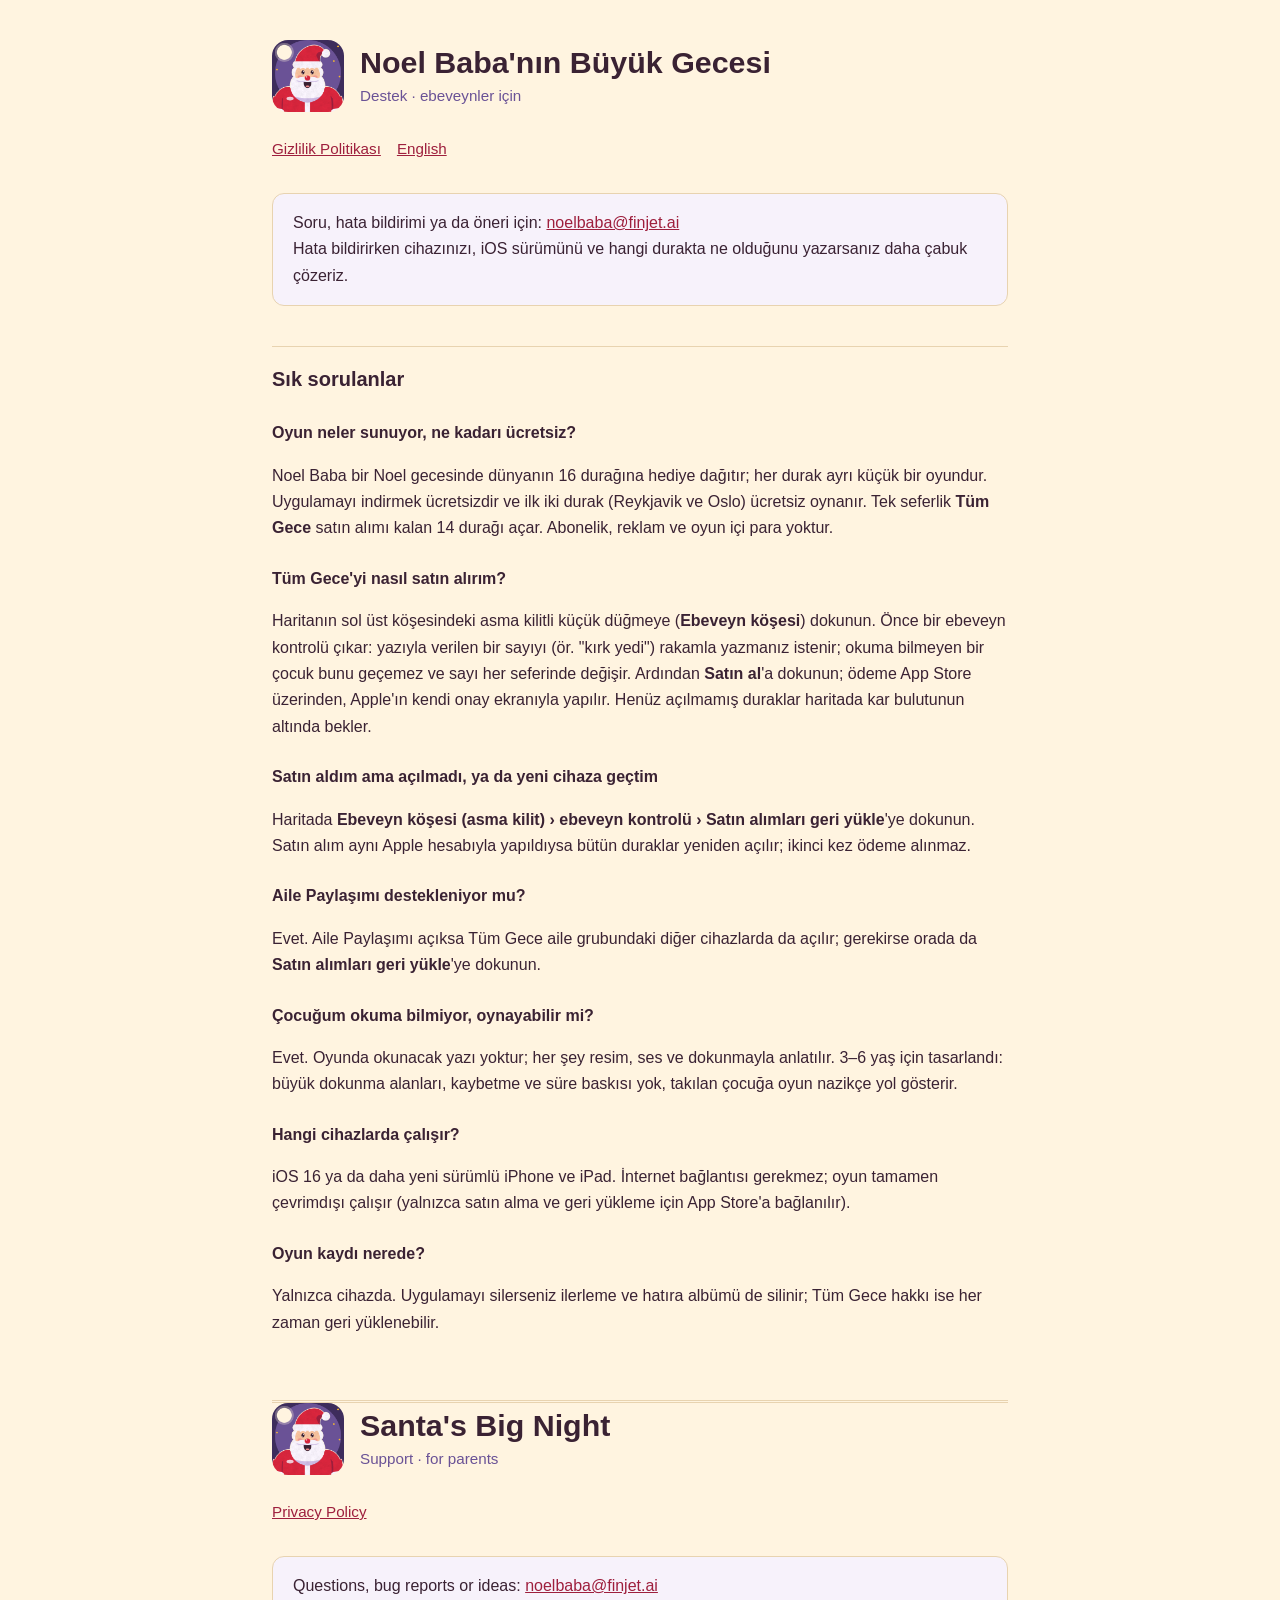
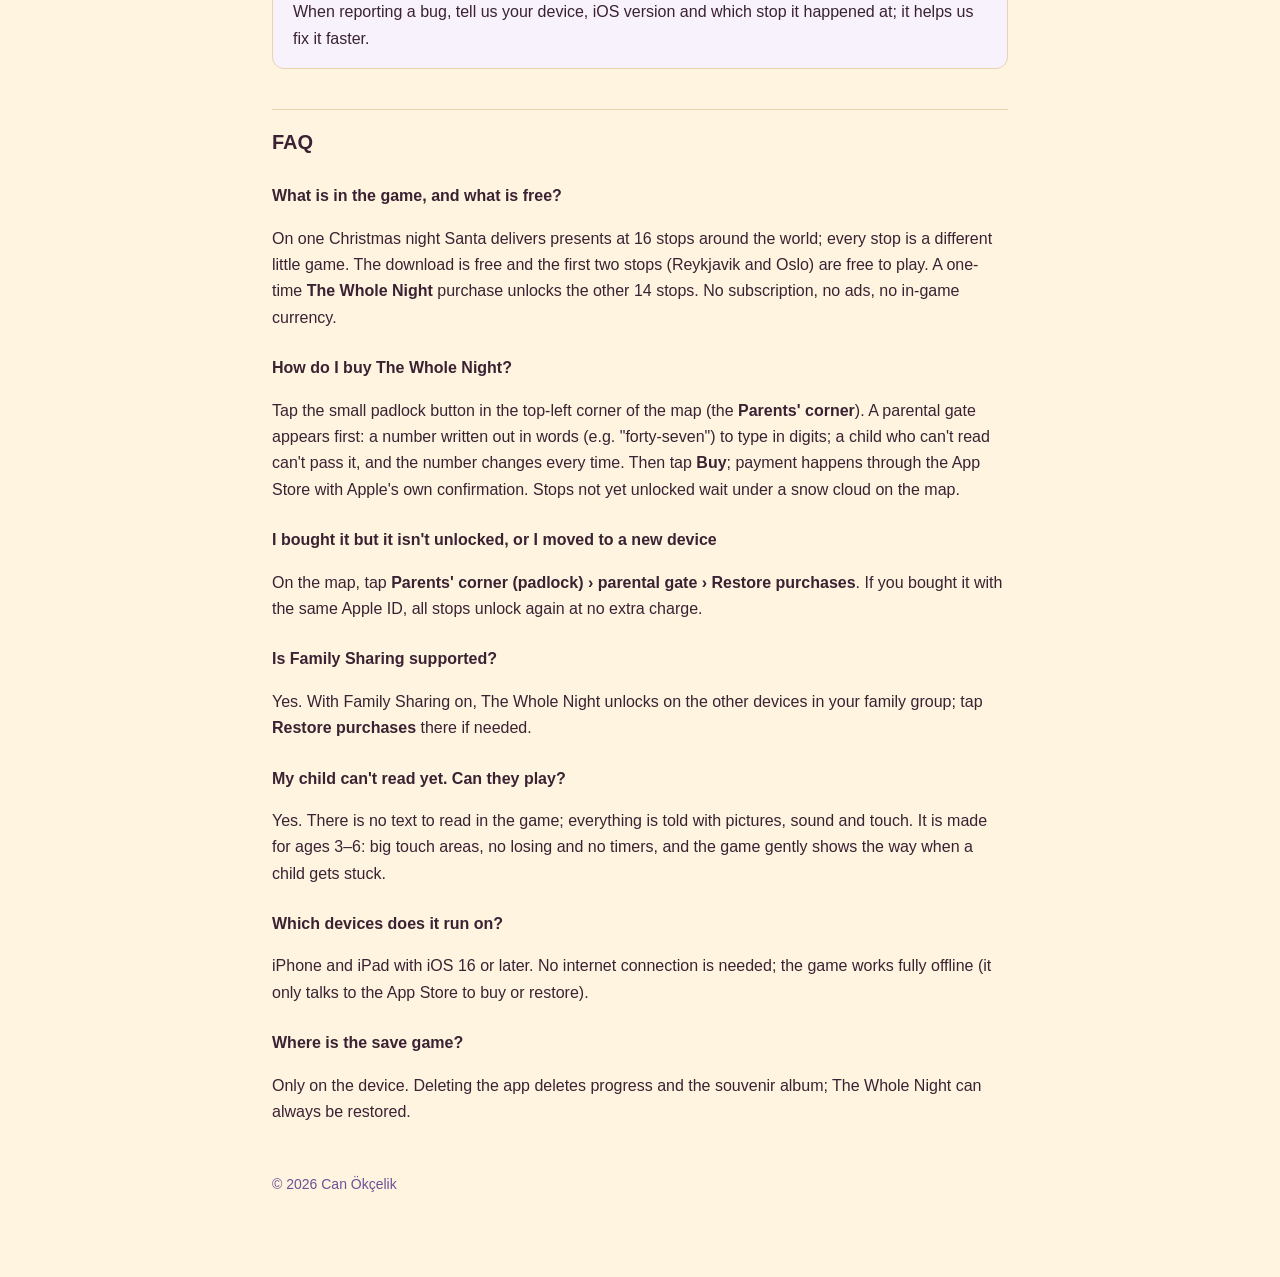
<file: index.html>
<!DOCTYPE html>
<html lang="tr">
<head>
<meta charset="utf-8">
<meta name="viewport" content="width=device-width, initial-scale=1">
<title>Noel Baba'nın Büyük Gecesi — Destek / Support</title>
<link rel="stylesheet" href="style.css">
</head>
<body>
<main>

<header><img src="icon.png" alt=""><div><h1>Noel Baba'nın Büyük Gecesi</h1><p class="sub">Destek · ebeveynler için</p></div></header>
<nav><a href="privacy/">Gizlilik Politikası</a><a href="#en">English</a></nav>

<div class="card">
  <p>Soru, hata bildirimi ya da öneri için: <a href="mailto:noelbaba@finjet.ai">noelbaba@finjet.ai</a><br>
  Hata bildirirken cihazınızı, iOS sürümünü ve hangi durakta ne olduğunu yazarsanız daha çabuk çözeriz.</p>
</div>

<h2>Sık sorulanlar</h2>

<h3>Oyun neler sunuyor, ne kadarı ücretsiz?</h3>
<p>Noel Baba bir Noel gecesinde dünyanın 16 durağına hediye dağıtır; her durak ayrı küçük bir oyundur. Uygulamayı indirmek ücretsizdir
ve ilk iki durak (Reykjavik ve Oslo) ücretsiz oynanır. Tek seferlik <strong>Tüm Gece</strong> satın alımı kalan 14 durağı açar.
Abonelik, reklam ve oyun içi para yoktur.</p>

<h3>Tüm Gece'yi nasıl satın alırım?</h3>
<p>Haritanın sol üst köşesindeki asma kilitli küçük düğmeye (<strong>Ebeveyn köşesi</strong>) dokunun. Önce bir ebeveyn kontrolü
çıkar: yazıyla verilen bir sayıyı (ör. "kırk yedi") rakamla yazmanız istenir; okuma bilmeyen bir çocuk bunu geçemez ve sayı her seferinde değişir.
Ardından <strong>Satın al</strong>'a dokunun; ödeme App Store üzerinden, Apple'ın kendi onay ekranıyla yapılır.
Henüz açılmamış duraklar haritada kar bulutunun altında bekler.</p>

<h3>Satın aldım ama açılmadı, ya da yeni cihaza geçtim</h3>
<p>Haritada <strong>Ebeveyn köşesi (asma kilit) › ebeveyn kontrolü › Satın alımları geri yükle</strong>'ye dokunun. Satın alım aynı Apple hesabıyla
yapıldıysa bütün duraklar yeniden açılır; ikinci kez ödeme alınmaz.</p>

<h3>Aile Paylaşımı destekleniyor mu?</h3>
<p>Evet. Aile Paylaşımı açıksa Tüm Gece aile grubundaki diğer cihazlarda da açılır; gerekirse orada da <strong>Satın alımları geri yükle</strong>'ye dokunun.</p>

<h3>Çocuğum okuma bilmiyor, oynayabilir mi?</h3>
<p>Evet. Oyunda okunacak yazı yoktur; her şey resim, ses ve dokunmayla anlatılır. 3–6 yaş için tasarlandı: büyük dokunma alanları,
kaybetme ve süre baskısı yok, takılan çocuğa oyun nazikçe yol gösterir.</p>

<h3>Hangi cihazlarda çalışır?</h3>
<p>iOS 16 ya da daha yeni sürümlü iPhone ve iPad. İnternet bağlantısı gerekmez; oyun tamamen çevrimdışı çalışır
(yalnızca satın alma ve geri yükleme için App Store'a bağlanılır).</p>

<h3>Oyun kaydı nerede?</h3>
<p>Yalnızca cihazda. Uygulamayı silerseniz ilerleme ve hatıra albümü de silinir; Tüm Gece hakkı ise her zaman geri yüklenebilir.</p>

<hr class="lang-sep" id="en">

<header><img src="icon.png" alt=""><div><h1>Santa's Big Night</h1><p class="sub">Support · for parents</p></div></header>
<nav><a href="privacy/#en">Privacy Policy</a></nav>

<div class="card">
  <p>Questions, bug reports or ideas: <a href="mailto:noelbaba@finjet.ai">noelbaba@finjet.ai</a><br>
  When reporting a bug, tell us your device, iOS version and which stop it happened at; it helps us fix it faster.</p>
</div>

<h2>FAQ</h2>

<h3>What is in the game, and what is free?</h3>
<p>On one Christmas night Santa delivers presents at 16 stops around the world; every stop is a different little game. The download is free
and the first two stops (Reykjavik and Oslo) are free to play. A one-time <strong>The Whole Night</strong> purchase unlocks the other 14 stops.
No subscription, no ads, no in-game currency.</p>

<h3>How do I buy The Whole Night?</h3>
<p>Tap the small padlock button in the top-left corner of the map (the <strong>Parents' corner</strong>). A parental gate appears first:
a number written out in words (e.g. "forty-seven") to type in digits; a child who can't read can't pass it, and the number changes every time.
Then tap <strong>Buy</strong>; payment happens through the App Store with Apple's own confirmation. Stops not yet unlocked wait under a snow cloud on the map.</p>

<h3>I bought it but it isn't unlocked, or I moved to a new device</h3>
<p>On the map, tap <strong>Parents' corner (padlock) › parental gate › Restore purchases</strong>. If you bought it with the same Apple ID, all stops
unlock again at no extra charge.</p>

<h3>Is Family Sharing supported?</h3>
<p>Yes. With Family Sharing on, The Whole Night unlocks on the other devices in your family group; tap <strong>Restore purchases</strong> there if needed.</p>

<h3>My child can't read yet. Can they play?</h3>
<p>Yes. There is no text to read in the game; everything is told with pictures, sound and touch. It is made for ages 3–6: big touch areas,
no losing and no timers, and the game gently shows the way when a child gets stuck.</p>

<h3>Which devices does it run on?</h3>
<p>iPhone and iPad with iOS 16 or later. No internet connection is needed; the game works fully offline
(it only talks to the App Store to buy or restore).</p>

<h3>Where is the save game?</h3>
<p>Only on the device. Deleting the app deletes progress and the souvenir album; The Whole Night can always be restored.</p>

<footer>© 2026 Can Ökçelik</footer>
</main>
</body>
</html>
</file>
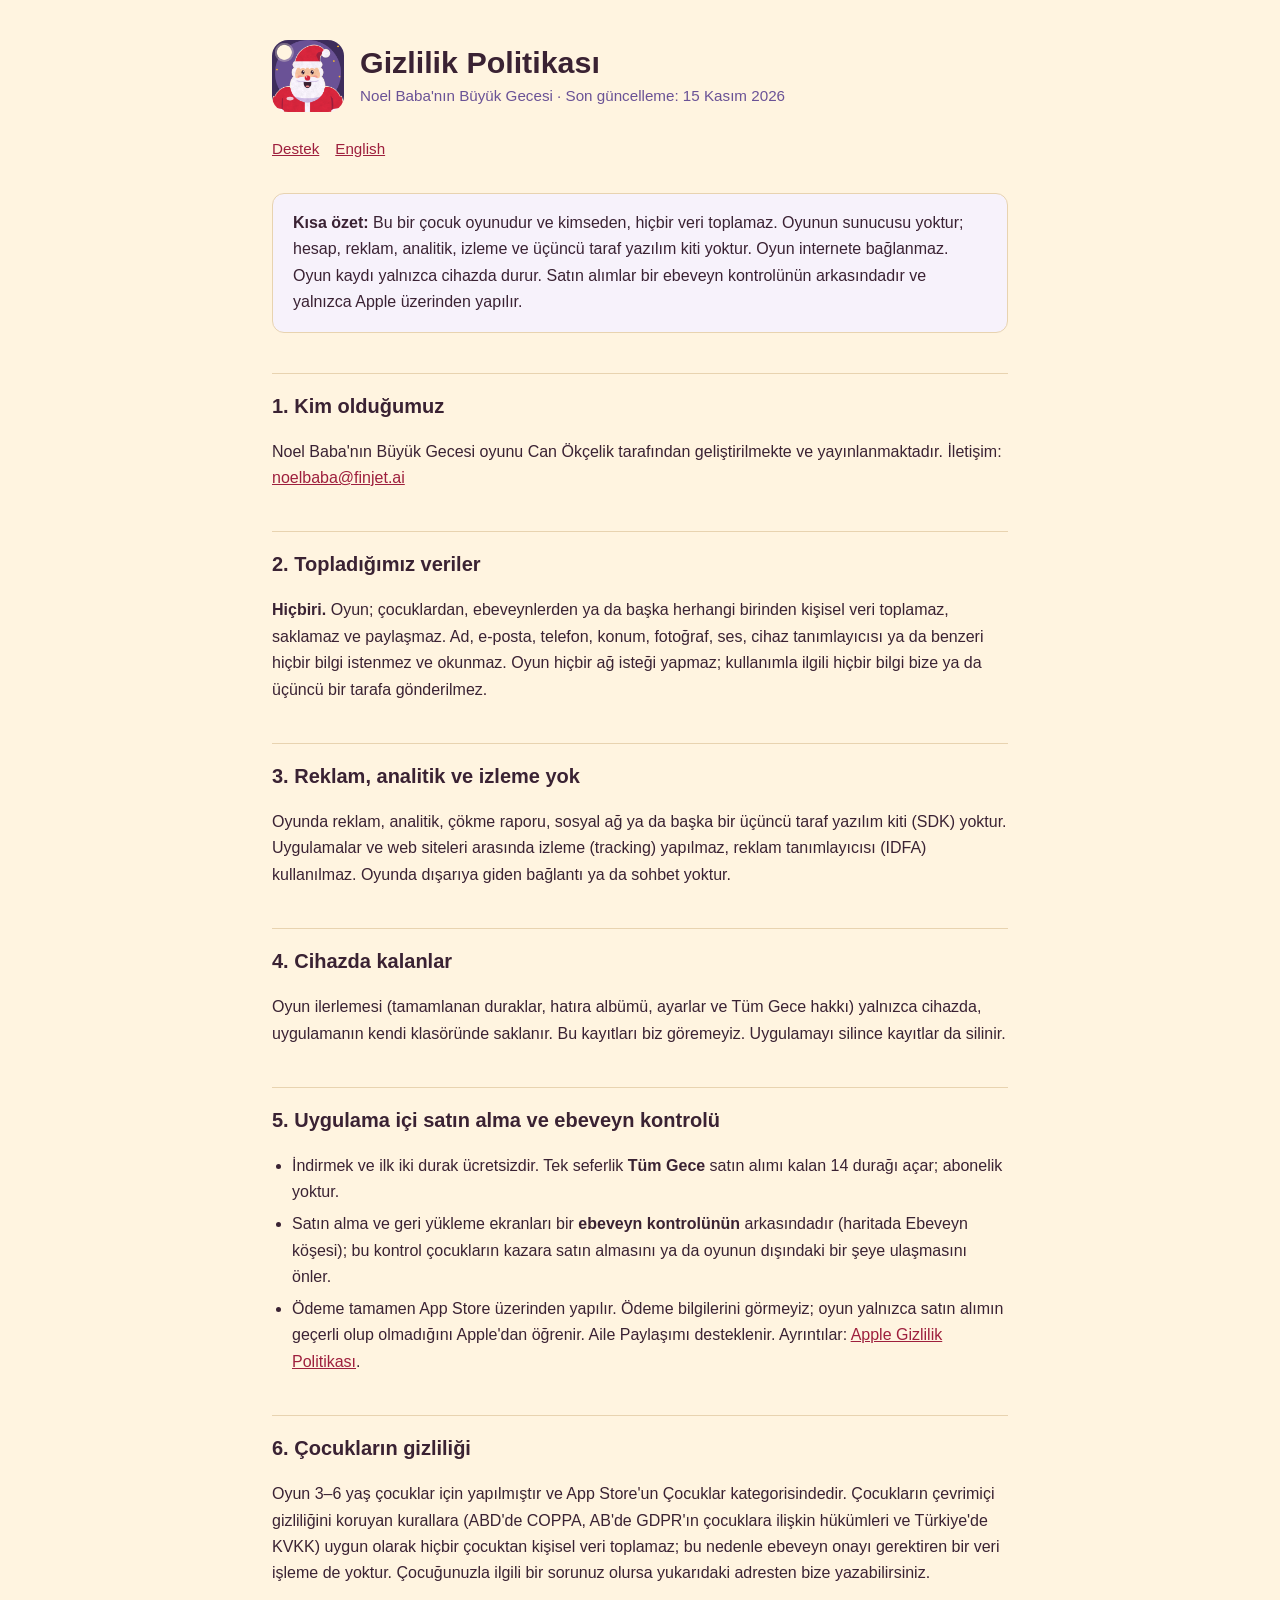
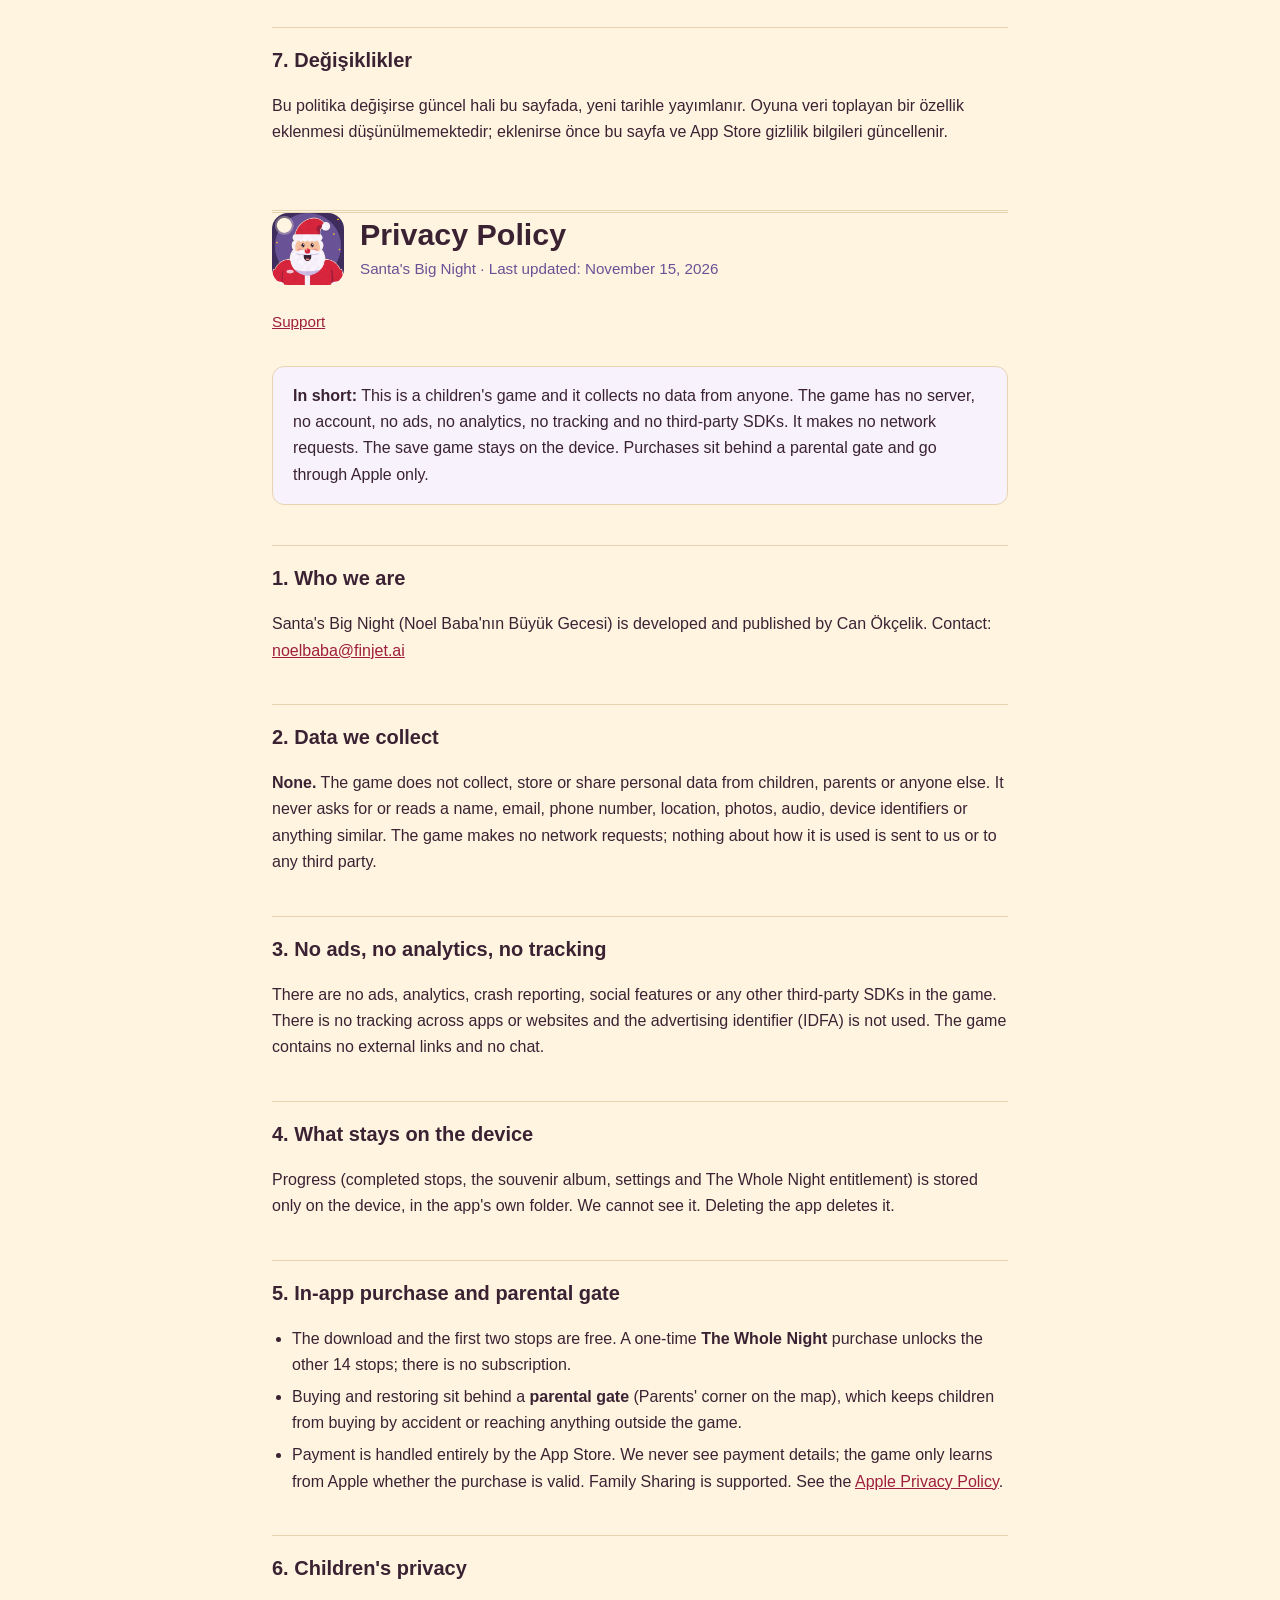
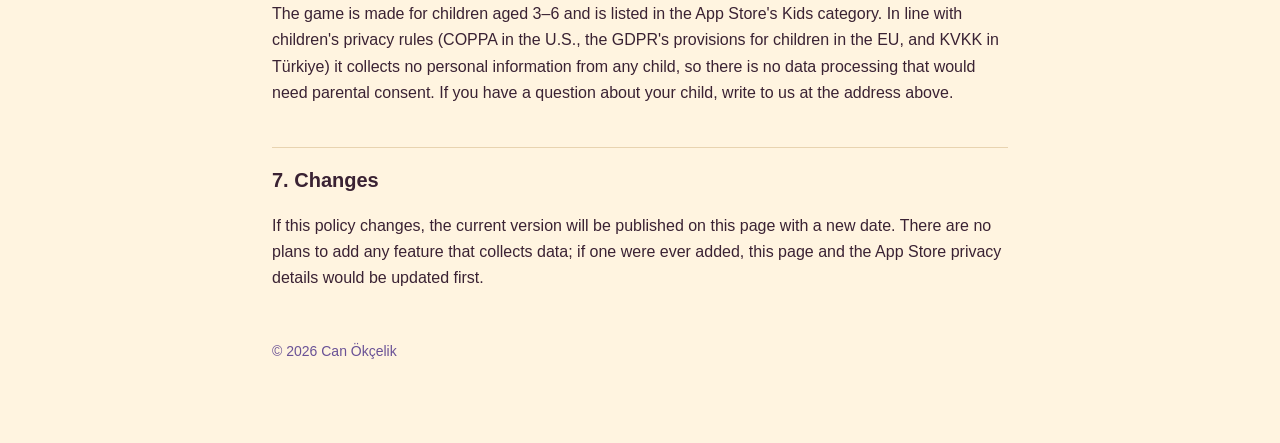
<file: privacy/index.html>
<!DOCTYPE html>
<html lang="tr">
<head>
<meta charset="utf-8">
<meta name="viewport" content="width=device-width, initial-scale=1">
<title>Noel Baba'nın Büyük Gecesi — Gizlilik Politikası / Privacy Policy</title>
<link rel="stylesheet" href="../style.css">
</head>
<body>
<main>

<header><img src="../icon.png" alt=""><div><h1>Gizlilik Politikası</h1><p class="sub">Noel Baba'nın Büyük Gecesi · Son güncelleme: 15 Kasım 2026</p></div></header>
<nav><a href="../">Destek</a><a href="#en">English</a></nav>

<div class="card">
  <p><strong>Kısa özet:</strong> Bu bir çocuk oyunudur ve kimseden, hiçbir veri toplamaz. Oyunun sunucusu yoktur; hesap, reklam,
  analitik, izleme ve üçüncü taraf yazılım kiti yoktur. Oyun internete bağlanmaz. Oyun kaydı yalnızca cihazda durur.
  Satın alımlar bir ebeveyn kontrolünün arkasındadır ve yalnızca Apple üzerinden yapılır.</p>
</div>

<h2>1. Kim olduğumuz</h2>
<p>Noel Baba'nın Büyük Gecesi oyunu Can Ökçelik tarafından geliştirilmekte ve yayınlanmaktadır.
İletişim: <a href="mailto:noelbaba@finjet.ai">noelbaba@finjet.ai</a></p>

<h2>2. Topladığımız veriler</h2>
<p><strong>Hiçbiri.</strong> Oyun; çocuklardan, ebeveynlerden ya da başka herhangi birinden kişisel veri toplamaz, saklamaz ve paylaşmaz.
Ad, e-posta, telefon, konum, fotoğraf, ses, cihaz tanımlayıcısı ya da benzeri hiçbir bilgi istenmez ve okunmaz. Oyun hiçbir ağ isteği yapmaz;
kullanımla ilgili hiçbir bilgi bize ya da üçüncü bir tarafa gönderilmez.</p>

<h2>3. Reklam, analitik ve izleme yok</h2>
<p>Oyunda reklam, analitik, çökme raporu, sosyal ağ ya da başka bir üçüncü taraf yazılım kiti (SDK) yoktur. Uygulamalar ve web siteleri
arasında izleme (tracking) yapılmaz, reklam tanımlayıcısı (IDFA) kullanılmaz. Oyunda dışarıya giden bağlantı ya da sohbet yoktur.</p>

<h2>4. Cihazda kalanlar</h2>
<p>Oyun ilerlemesi (tamamlanan duraklar, hatıra albümü, ayarlar ve Tüm Gece hakkı) yalnızca cihazda, uygulamanın kendi klasöründe saklanır.
Bu kayıtları biz göremeyiz. Uygulamayı silince kayıtlar da silinir.</p>

<h2>5. Uygulama içi satın alma ve ebeveyn kontrolü</h2>
<ul>
  <li>İndirmek ve ilk iki durak ücretsizdir. Tek seferlik <strong>Tüm Gece</strong> satın alımı kalan 14 durağı açar; abonelik yoktur.</li>
  <li>Satın alma ve geri yükleme ekranları bir <strong>ebeveyn kontrolünün</strong> arkasındadır (haritada Ebeveyn köşesi);
  bu kontrol çocukların kazara satın almasını ya da oyunun dışındaki bir şeye ulaşmasını önler.</li>
  <li>Ödeme tamamen App Store üzerinden yapılır. Ödeme bilgilerini görmeyiz; oyun yalnızca satın alımın geçerli olup olmadığını Apple'dan öğrenir.
  Aile Paylaşımı desteklenir. Ayrıntılar: <a href="https://www.apple.com/legal/privacy/">Apple Gizlilik Politikası</a>.</li>
</ul>

<h2>6. Çocukların gizliliği</h2>
<p>Oyun 3–6 yaş çocuklar için yapılmıştır ve App Store'un Çocuklar kategorisindedir. Çocukların çevrimiçi gizliliğini koruyan kurallara
(ABD'de COPPA, AB'de GDPR'ın çocuklara ilişkin hükümleri ve Türkiye'de KVKK) uygun olarak hiçbir çocuktan kişisel veri toplamaz; bu nedenle
ebeveyn onayı gerektiren bir veri işleme de yoktur. Çocuğunuzla ilgili bir sorunuz olursa yukarıdaki adresten bize yazabilirsiniz.</p>

<h2>7. Değişiklikler</h2>
<p>Bu politika değişirse güncel hali bu sayfada, yeni tarihle yayımlanır. Oyuna veri toplayan bir özellik eklenmesi düşünülmemektedir;
eklenirse önce bu sayfa ve App Store gizlilik bilgileri güncellenir.</p>

<hr class="lang-sep" id="en">

<header><img src="../icon.png" alt=""><div><h1>Privacy Policy</h1><p class="sub">Santa's Big Night · Last updated: November 15, 2026</p></div></header>
<nav><a href="../#en">Support</a></nav>

<div class="card">
  <p><strong>In short:</strong> This is a children's game and it collects no data from anyone. The game has no server, no account, no ads,
  no analytics, no tracking and no third-party SDKs. It makes no network requests. The save game stays on the device.
  Purchases sit behind a parental gate and go through Apple only.</p>
</div>

<h2>1. Who we are</h2>
<p>Santa's Big Night (Noel Baba'nın Büyük Gecesi) is developed and published by Can Ökçelik.
Contact: <a href="mailto:noelbaba@finjet.ai">noelbaba@finjet.ai</a></p>

<h2>2. Data we collect</h2>
<p><strong>None.</strong> The game does not collect, store or share personal data from children, parents or anyone else.
It never asks for or reads a name, email, phone number, location, photos, audio, device identifiers or anything similar. The game makes no network
requests; nothing about how it is used is sent to us or to any third party.</p>

<h2>3. No ads, no analytics, no tracking</h2>
<p>There are no ads, analytics, crash reporting, social features or any other third-party SDKs in the game. There is no tracking across apps or
websites and the advertising identifier (IDFA) is not used. The game contains no external links and no chat.</p>

<h2>4. What stays on the device</h2>
<p>Progress (completed stops, the souvenir album, settings and The Whole Night entitlement) is stored only on the device, in the app's own folder.
We cannot see it. Deleting the app deletes it.</p>

<h2>5. In-app purchase and parental gate</h2>
<ul>
  <li>The download and the first two stops are free. A one-time <strong>The Whole Night</strong> purchase unlocks the other 14 stops; there is no subscription.</li>
  <li>Buying and restoring sit behind a <strong>parental gate</strong> (Parents' corner on the map), which keeps children from buying by accident
  or reaching anything outside the game.</li>
  <li>Payment is handled entirely by the App Store. We never see payment details; the game only learns from Apple whether the purchase is valid.
  Family Sharing is supported. See the <a href="https://www.apple.com/legal/privacy/">Apple Privacy Policy</a>.</li>
</ul>

<h2>6. Children's privacy</h2>
<p>The game is made for children aged 3–6 and is listed in the App Store's Kids category. In line with children's privacy rules (COPPA in the U.S.,
the GDPR's provisions for children in the EU, and KVKK in Türkiye) it collects no personal information from any child, so there is no data
processing that would need parental consent. If you have a question about your child, write to us at the address above.</p>

<h2>7. Changes</h2>
<p>If this policy changes, the current version will be published on this page with a new date. There are no plans to add any feature that collects data;
if one were ever added, this page and the App Store privacy details would be updated first.</p>

<footer>© 2026 Can Ökçelik</footer>
</main>
</body>
</html>
</file>
<file: style.css>
:root { --bg: #fff4e0; --fg: #3a2233; --muted: #6a5296; --accent: #9e1f3d; --card: #f7f2fb; --line: #e8d3b0; }
@media (prefers-color-scheme: dark) { :root { --bg: #2a1f40; --fg: #f7f2fb; --muted: #cdbbe3; --accent: #f4b731; --card: #3d2c5c; --line: #6a5296; } }
* { box-sizing: border-box; }
body { margin: 0; padding: 2.5rem 1.25rem 5rem; background: var(--bg); color: var(--fg); font: 16px/1.65 -apple-system, BlinkMacSystemFont, "Segoe UI", Roboto, sans-serif; }
main { max-width: 46rem; margin: 0 auto; }
header { display: flex; align-items: center; gap: 1rem; margin-bottom: 1.5rem; }
header img { width: 72px; height: 72px; border-radius: 16px; }
h1 { font-size: 1.9rem; line-height: 1.2; margin: 0; }
h2 { font-size: 1.25rem; margin: 2.5rem 0 .75rem; padding-top: 1rem; border-top: 1px solid var(--line); }
h3 { font-size: 1rem; margin: 1.5rem 0 .4rem; }
.sub { color: var(--muted); margin: .2rem 0 0; font-size: .95rem; }
.card { background: var(--card); border: 1px solid var(--line); border-radius: 12px; padding: 1rem 1.25rem; margin: 1.5rem 0; }
.card p:first-child { margin-top: 0; } .card p:last-child { margin-bottom: 0; }
ul { padding-left: 1.25rem; } li { margin: .35rem 0; }
a { color: var(--accent); }
nav { display: flex; gap: 1rem; flex-wrap: wrap; margin: 0 0 2rem; font-size: .95rem; }
.lang-sep { margin: 4rem 0 0; border: 0; border-top: 3px double var(--line); }
footer { margin-top: 3rem; color: var(--muted); font-size: .875rem; }
</file>
